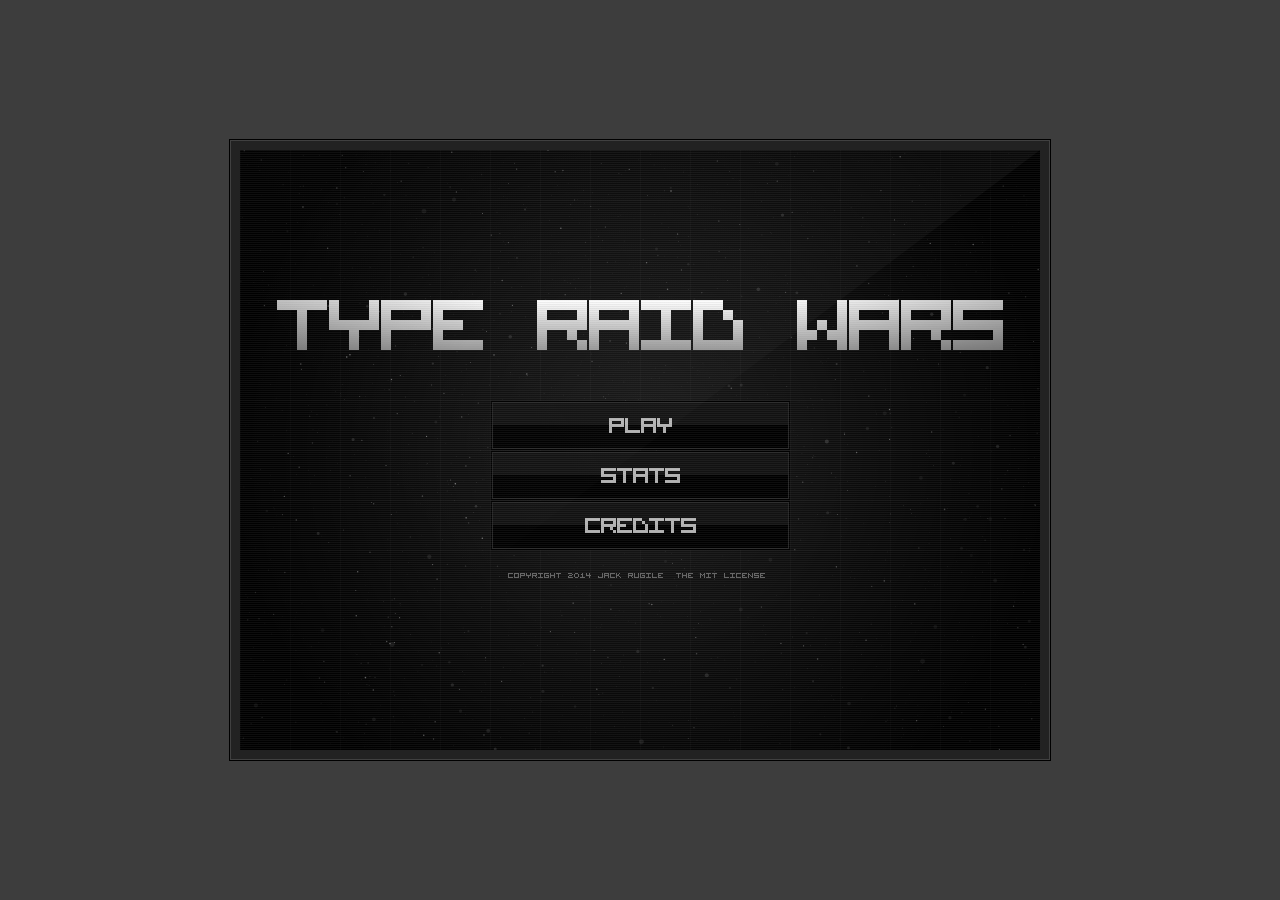
<file: raid/index.html>
<!doctype html>
<html>
<head>
<title>Raid</title>
<link rel="shortcut icon" id="favicon" />
<style>
			body {
				background: #000000c2;
			}

			#wrap {
				background: #222;
				box-shadow: inset 0 0 0 1px #404040, 0 0 0 1px #000;
				left: 50%;
				opacity: 0;
				padding: 10px;		
				position: absolute;
				top: 50%;
				transition: opacity 1.5s;
			}

			.loaded #wrap {				
				opacity: 1;			
			}

			#wrap-inner {
				background: #000;				
				overflow: hidden;
				position: relative;				
			}

			canvas {
				cursor: crosshair;
				display: block;
				left: 0;
				position: absolute;
				top: 0;
			}
		</style>
</head>
<body>
<div id="wrap">
<div id="wrap-inner">
<canvas id="cbg1"></canvas>
<canvas id="cbg2"></canvas>
<canvas id="cbg3"></canvas>
<canvas id="cbg4"></canvas>
<canvas id="cmg"></canvas>
<canvas id="cfg"></canvas>
</div>
</div>
<script type="ff954aa92d5f94a4cd645148-text/javascript">var $ = {};
		
		window.addEventListener('keydown', function(e) {
  if(e.keyCode == 32 && e.target == document.body) {
    e.preventDefault();
  }
});
		
		</script>
<script src="js/jsfxr.js" type="ff954aa92d5f94a4cd645148-text/javascript"></script>
<script src="js/util.js" type="ff954aa92d5f94a4cd645148-text/javascript"></script>
<script src="js/storage.js" type="ff954aa92d5f94a4cd645148-text/javascript"></script>
<script src="js/definitions.js" type="ff954aa92d5f94a4cd645148-text/javascript"></script>
<script src="js/audio.js" type="ff954aa92d5f94a4cd645148-text/javascript"></script>
<script src="js/text.js" type="ff954aa92d5f94a4cd645148-text/javascript"></script>
<script src="js/hero.js" type="ff954aa92d5f94a4cd645148-text/javascript"></script>
<script src="js/enemy.js" type="ff954aa92d5f94a4cd645148-text/javascript"></script>
<script src="js/bullet.js" type="ff954aa92d5f94a4cd645148-text/javascript"></script>
<script src="js/explosion.js" type="ff954aa92d5f94a4cd645148-text/javascript"></script>
<script src="js/powerup.js" type="ff954aa92d5f94a4cd645148-text/javascript"></script>
<script src="js/particle.js" type="ff954aa92d5f94a4cd645148-text/javascript"></script>
<script src="js/particleemitter.js" type="ff954aa92d5f94a4cd645148-text/javascript"></script>
<script src="js/textpop.js" type="ff954aa92d5f94a4cd645148-text/javascript"></script>
<script src="js/levelpop.js" type="ff954aa92d5f94a4cd645148-text/javascript"></script>
<script src="js/button.js" type="ff954aa92d5f94a4cd645148-text/javascript"></script>
<script src="js/game.js" type="ff954aa92d5f94a4cd645148-text/javascript"></script>
<script src="rocket-loader.min.js" data-cf-settings="ff954aa92d5f94a4cd645148-|49" defer></script></body>
</html>
</file>
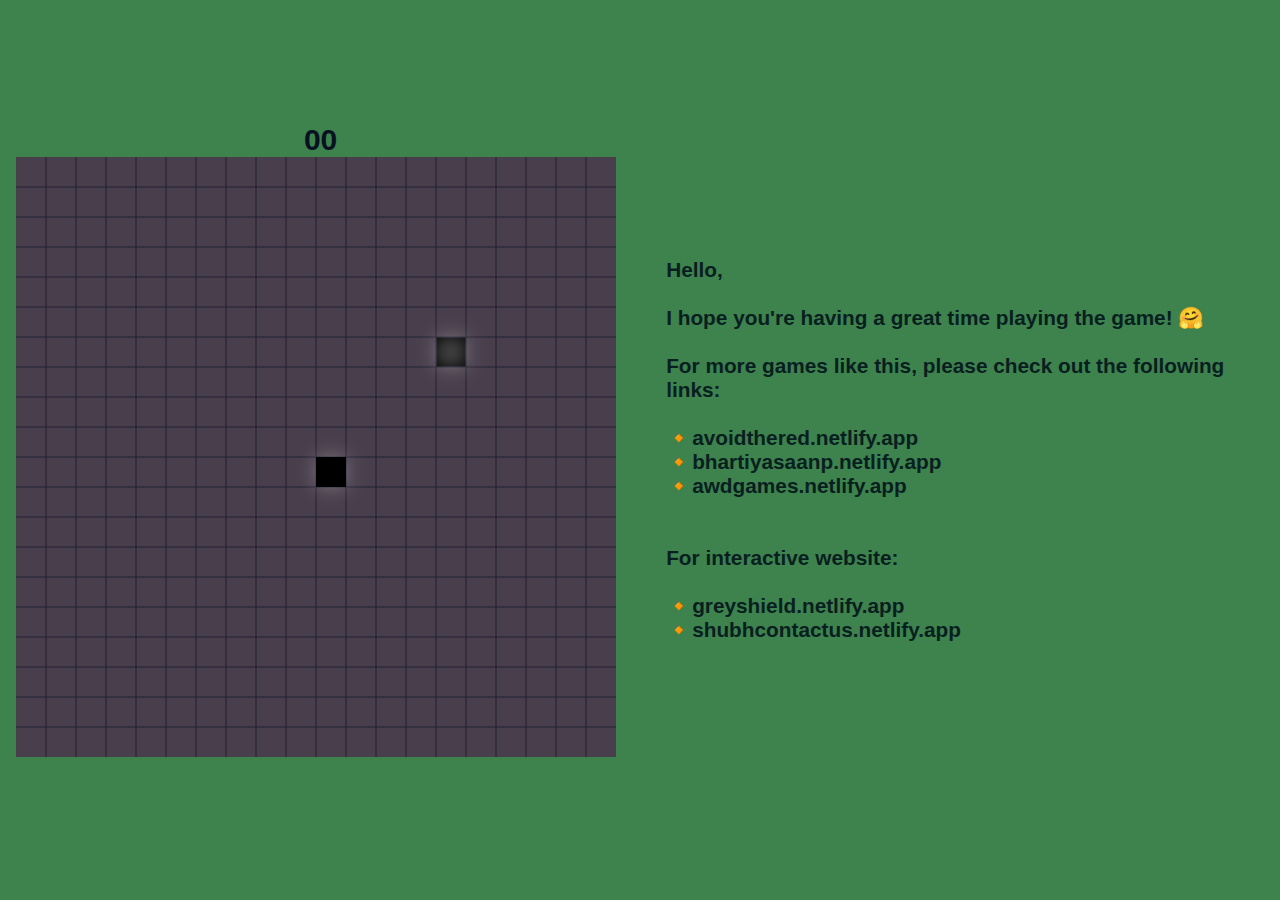
<file: Snake/index.html>
<!DOCTYPE html>
<html lang="en">

<head>
    <meta charset="UTF-8">
    <meta name="viewport" content="width=device-width, initial-scale=1.0">
    <title>Snake</title>
    <link rel="stylesheet" href="style.css">
</head>

<body>
    <div class="container">
        <div class="wrapper">
            <div id="replay">
                <i class="fas fa-play"></i>
            </div>
            <div id="ui">
                <span id="dom_score">00</span>
            </div>
            <canvas id="canvas"></canvas>
            <button id="dom_replay">Replay</button>
        </div>
    </div>
    <div id="author">
        Hello,<br><br>
        I hope you're having a great time playing the game! 🤗 <br><br>
        For more games like this, please check out the following links: <br><br>
        🔸avoidthered.netlify.app <br>
        🔸bhartiyasaanp.netlify.app<br>
        🔸awdgames.netlify.app<br>
        <br><br>
        For interactive website:
        <br><br>
        🔸greyshield.netlify.app <br>
        🔸shubhcontactus.netlify.app<br>
        <!-- <img src="s.png" alt="Shubham" srcset=""> -->
        
    </div>
    <audio id="eatSound" autoplay="false">
        <source src="eat.mp3" type="audio/mpeg">
        
    </audio>
    <audio id="GameOver" autoplay="false">
        <source src="gameover.mp3" type="audio/mpeg">
        
    </audio>
    
       

    <script src="script.js"></script>
</body>

</html>
</file>
<file: Snake/style.css>
*{
    padding: 0;
    margin: 0;
    box-sizing: border-box;
}

button:focus{
    outline: 0;
}

html,
body{
    height: 100%;
    font-family: "Poppins", sans-serif;
    color: #6e7888;
    }

body{
    background-color: #3e824e;
    display: flex;
    justify-content: center;
    align-items:center;
    color: #081120;
}

canvas{
    background-color: #483e4c;
}

.container{
    display: flex;
    width: 100%;
    height: 100%;
    flex-flow: column wrap;
    justify-content: center;
    align-items: center;
}

#ui{
    display: flex;
    align-items: center;
    font-size: 10px;
    flex-flow: column;
    margin-left: 10px;
}

h2{
    font-weight: 900;
    font-size: 10px;
    letter-spacing: 8px;
    margin-bottom: 30px;
    transform: rotate(270deg);
}
/* img{
    height: 100px;
    /* position: relative; */
    /* display:flexbox; */
    
#dom_score{
    font-size: 30px;
    font-weight: 800;
}

.noselect{
    user-select: none;
}

#dom_replay{
    font-size: 10px;
    padding: 10px 20px;
    background: #6e7888 ;
    border: none;
    color: #222738;
    border-radius: 40px;
    font-weight: 800;
    cursor: pointer;
    transition: all 200ms cubic-bezier(0.4, 0, 0.2, 1);
    display: none;
}

#replay:hover{
    background: #a6aab5;
    background: #4cffd7;
    transition: all 200ms cubic-bezier(0.4, 0, 0.2, 1);
}

#replay svg{
    margin-right: 8px;
}

@media(max-width:600px){
    #replay{
        margin-bottom: 20px;
    }

    #replay,
    h2{
        transform: rotate(0deg);
    }

    #ui{
        flex-flow: row wrap;
        margin-bottom: 20px;
    }

    #dom_score{
        margin-top: 0;
        margin-bottom: 20px;
    }

    .container{
        flex-flow: column wrap;
    }
}

#author{
    width: 100%;
    bottom: 40px;
    display: inline-flex;
    align-items: center;
    justify-content: center;
    font-weight: 600;
    font-size: 1.3em;
    color: rgb(9, 31, 31);
    /* color: inherit; */
    /* text-transform: uppercase; */
    padding-left:35px ;
}

#author span{
    font-size: 10px;
    margin-left: 20px;
    color: inherit;
    letter-spacing: 4px;
}

#author h1{
    font-size: 25px;
}

.wrapper{
    display: flex;
    flex-flow: row wrap;
    flex-direction: column;
    justify-content: center;
    align-items: center;
    margin-bottom: 20px;
}
</file>
